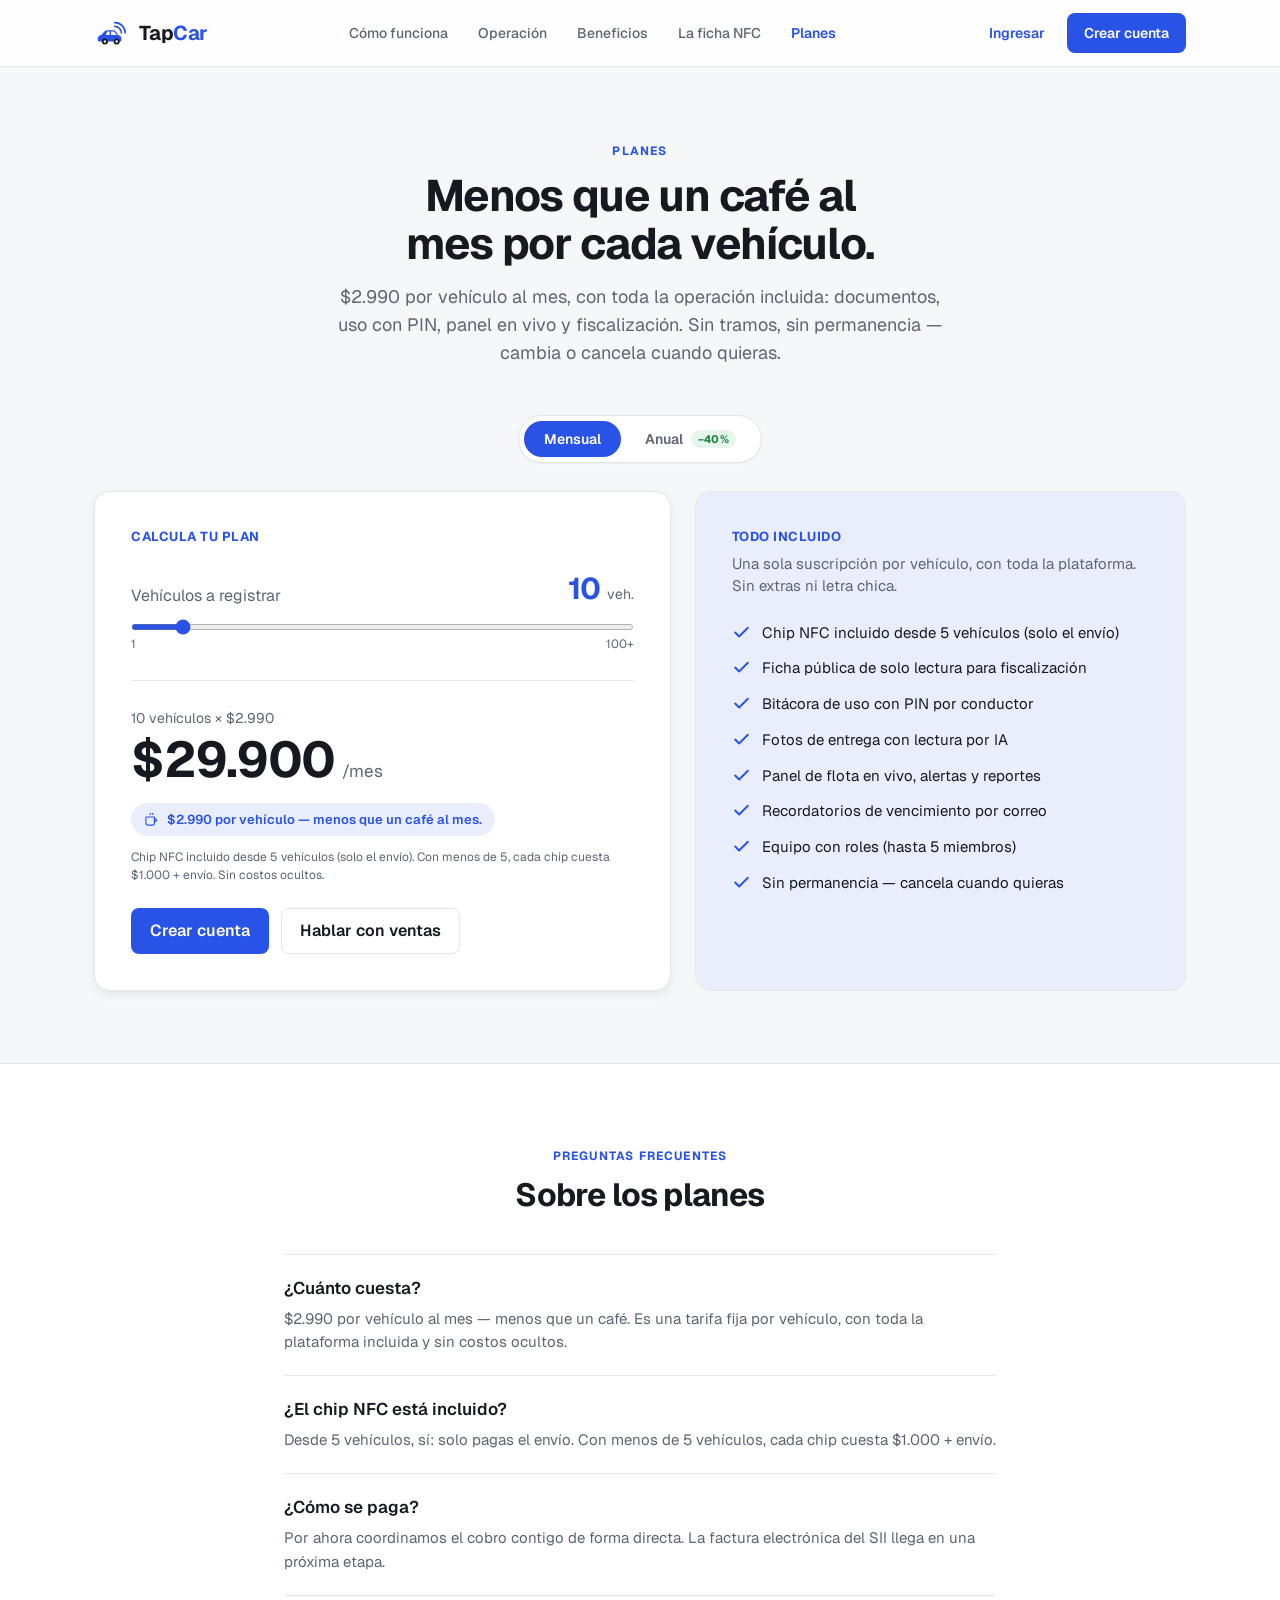
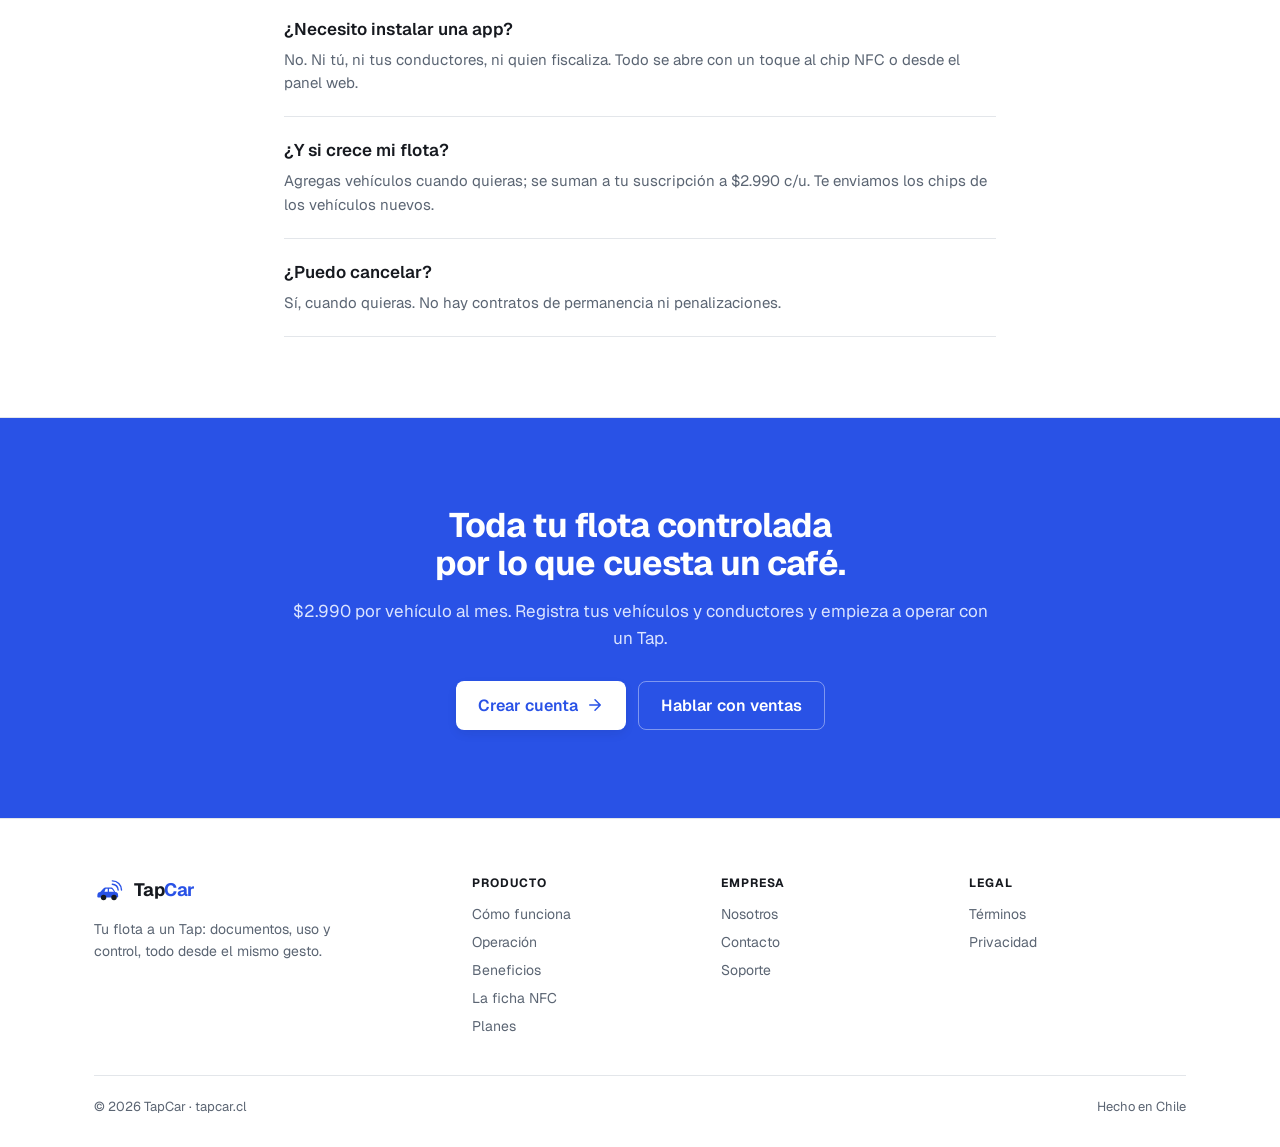
<file: planes.html>
<!DOCTYPE html>
<html lang="es">
<head>
  <meta charset="utf-8">
  <meta name="viewport" content="width=device-width, initial-scale=1">
  <title>Planes · TapCar</title>
  <meta name="description" content="$2.990 por vehículo al mes — menos que un café. Toda la operación de tu flota: documentos, uso con PIN, panel en vivo y fiscalización. Sin permanencia.">
  <link rel="icon" type="image/svg+xml" href="favicon.svg">
  <meta name="theme-color" content="#2952e6">
  <link rel="preconnect" href="https://fonts.googleapis.com">
  <link rel="preconnect" href="https://fonts.gstatic.com" crossorigin>
  <link rel="stylesheet" href="https://fonts.googleapis.com/css2?family=Geist:wght@400;500;600;700&family=Geist+Mono:wght@400;500;600&display=swap">
  <style>
/* ===================================================================
   TapCar — Sitio (Landing + Planes)
   Design System (tokens + componentes) reproducido del
   TapCar Design System, más los estilos de cada página.
   Esta hoja se incrusta en cada HTML para que funcione de forma
   autónoma; este archivo es la fuente editable.
   =================================================================== */

:root {
  /* ── Neutros ─────────────────────────────────────────────────── */
  --tinta: #16191f;
  --acero: #5b6573;
  --linea: #e3e6ea;
  --lienzo: #f6f7f9;
  --superficie: #ffffff;

  /* ── Marca ───────────────────────────────────────────────────── */
  --azul: #2952e6;
  --azul-press: #1e3dae;
  --azul-soft: #eaeefc;
  --ambar: #f59e0b;
  --text-on-accent: #ffffff;

  /* ── Estados (vencimiento) ───────────────────────────────────── */
  --vigente: #16a34a;
  --estado-vigente-bg: #e7f6ec;     --estado-vigente-fg: #15803d;
  --estado-por-vencer-bg: #fdf1dc;  --estado-por-vencer-fg: #b45309;
  --estado-vencido-bg: #fce7e7;     --estado-vencido-fg: #c81e1e;
  --estado-neutro-bg: #eef0f3;      --estado-neutro-fg: #5b6573;

  /* ── Tipografía ──────────────────────────────────────────────── */
  --font-sans: 'Geist', system-ui, -apple-system, 'Segoe UI', sans-serif;
  --font-mono: 'Geist Mono', ui-monospace, 'SFMono-Regular', Menlo, monospace;
  --weight-regular: 400;
  --weight-medium: 500;
  --weight-semibold: 600;
  --weight-bold: 700;
  --text-xs: 0.75rem;
  --text-sm: 0.875rem;
  --text-base: 1rem;

  /* ── Espaciado / radios ──────────────────────────────────────── */
  --space-4: 1rem;
  --space-5: 1.25rem;
  --radius-sm: 0.5rem;
  --radius-md: 0.75rem;
  --radius-lg: 1rem;
  --radius-pill: 9999px;

  /* ── Sombras ─────────────────────────────────────────────────── */
  --shadow-sm: 0 1px 2px 0 rgba(22, 25, 31, 0.05);
  --shadow-md: 0 4px 12px -2px rgba(22, 25, 31, 0.10);
  --shadow-lg: 0 12px 28px -6px rgba(22, 25, 31, 0.16);

  /* ── Movimiento ──────────────────────────────────────────────── */
  --ease-standard: cubic-bezier(0.4, 0, 0.2, 1);
  --duration-base: 200ms;
}

/* ── Reset ─────────────────────────────────────────────────────── */
* { box-sizing: border-box; }
body {
  margin: 0;
  background: var(--lienzo);
  color: var(--tinta);
  font-family: var(--font-sans);
  -webkit-font-smoothing: antialiased;
}
a { color: inherit; }
.container { max-width: 1140px; margin: 0 auto; padding: 0 24px; }
.eyebrow {
  font-size: 12px; font-weight: 700; letter-spacing: 0.1em;
  text-transform: uppercase; color: var(--azul);
}

/* ===================================================================
   Componentes del Design System
   =================================================================== */

/* Botón */
.btn {
  display: inline-flex; align-items: center; justify-content: center;
  gap: 6px; font-family: var(--font-sans); font-weight: var(--weight-semibold);
  line-height: 1; border: 1px solid transparent; border-radius: var(--radius-sm);
  cursor: pointer; white-space: nowrap; text-decoration: none;
  transition: background-color var(--duration-base) var(--ease-standard),
              color var(--duration-base) var(--ease-standard),
              border-color var(--duration-base) var(--ease-standard);
}
.btn--md { padding: 10px 16px; min-height: 40px; font-size: var(--text-sm); gap: 6px; }
.btn--lg { padding: 12px 18px; min-height: 46px; font-size: var(--text-base); gap: 8px; }
.btn--primary { background: var(--azul); color: var(--text-on-accent); }
.btn--primary:hover { background: var(--azul-press); }
.btn--secondary { background: var(--superficie); color: var(--tinta); border-color: var(--linea); }
.btn--secondary:hover { background: var(--lienzo); }

/* Card */
.card {
  display: block; background: var(--superficie);
  border: 1px solid var(--linea); border-radius: var(--radius-lg);
  padding: var(--space-5); box-shadow: var(--shadow-sm);
  transition: box-shadow var(--duration-base) var(--ease-standard);
  color: inherit; text-decoration: none;
}
.card--p28 { padding: 28px; }
.card--p24 { padding: 24px; }
.card--fill { height: 100%; }

/* IconChip */
.icon-chip {
  display: inline-flex; align-items: center; justify-content: center;
  flex-shrink: 0; width: 44px; height: 44px; border-radius: var(--radius-md);
  background: var(--azul-soft); color: var(--azul);
}
.icon-chip--azul      { background: var(--azul-soft); color: var(--azul); }
.icon-chip--vigente   { background: var(--estado-vigente-bg); color: var(--estado-vigente-fg); }
.icon-chip--por_vencer{ background: var(--estado-por-vencer-bg); color: var(--estado-por-vencer-fg); }
.icon-chip--vencido   { background: var(--estado-vencido-bg); color: var(--estado-vencido-fg); }

/* StatusBadge */
.badge {
  display: inline-flex; align-items: center; flex-shrink: 0;
  border-radius: var(--radius-pill); padding: 4px 10px;
  font-family: var(--font-sans); font-size: var(--text-xs);
  font-weight: var(--weight-semibold); line-height: 1.2;
}
.badge--al_dia      { background: var(--estado-vigente-bg); color: var(--estado-vigente-fg); }
.badge--por_vencer  { background: var(--estado-por-vencer-bg); color: var(--estado-por-vencer-fg); }
.badge--vencido     { background: var(--estado-vencido-bg); color: var(--estado-vencido-fg); }
.badge--neutro      { background: var(--estado-neutro-bg); color: var(--estado-neutro-fg); }

/* VehicleCard */
.vehicle-card {
  display: flex; align-items: center; gap: 16px;
  background: var(--superficie); border: 1px solid var(--linea);
  border-radius: var(--radius-lg); padding: var(--space-4);
  box-shadow: var(--shadow-sm); text-decoration: none; color: inherit;
  transition: box-shadow var(--duration-base) var(--ease-standard);
}
.vehicle-card:hover { box-shadow: var(--shadow-md); }
.vehicle-card__body { min-width: 0; flex: 1; }
.vehicle-card__title {
  margin: 0; white-space: nowrap; overflow: hidden; text-overflow: ellipsis;
  font-weight: var(--weight-semibold); font-size: var(--text-base); color: var(--tinta);
}
.vehicle-card__meta {
  margin: 2px 0 0; white-space: nowrap; overflow: hidden; text-overflow: ellipsis;
  font-size: var(--text-sm); color: var(--acero);
}

/* DocumentRow */
.doc-row {
  list-style: none; background: var(--superficie); border: 1px solid var(--linea);
  border-radius: var(--radius-lg); padding: var(--space-4); box-shadow: var(--shadow-sm);
}
.doc-row__top { display: flex; align-items: center; justify-content: space-between; gap: 12px; }
.doc-row__label {
  margin: 0; white-space: nowrap; overflow: hidden; text-overflow: ellipsis;
  font-weight: var(--weight-semibold); font-size: var(--text-base); color: var(--tinta);
}
.doc-row__vence { margin: 2px 0 0; font-size: var(--text-sm); color: var(--acero); }
.doc-row__foot {
  margin-top: 12px; padding-top: 12px; border-top: 1px solid var(--linea);
  display: flex; align-items: center; gap: 16px;
  font-size: var(--text-sm); font-weight: var(--weight-medium);
}
.doc-row__action { color: var(--azul); text-decoration: none; }

/* ===================================================================
   Navegación (compartida)
   =================================================================== */
.nav {
  position: sticky; top: 0; z-index: 50;
  background: rgba(255, 255, 255, 0.82);
  backdrop-filter: blur(12px); -webkit-backdrop-filter: blur(12px);
  border-bottom: 1px solid var(--linea);
}
.nav__inner {
  max-width: 1140px; margin: 0 auto; padding: 13px 24px;
  display: flex; align-items: center; justify-content: space-between; gap: 24px;
}
.brand { display: flex; align-items: center; gap: 11px; text-decoration: none; }
.brand__name { font-weight: 700; letter-spacing: -0.03em; font-size: 20px; color: var(--tinta); }
.brand__name .accent { color: var(--azul); }
.nav__links { display: flex; align-items: center; gap: 30px; }
.nav__link {
  text-decoration: none; font-size: 14px; font-weight: 500; color: var(--acero);
  transition: color var(--duration-base) var(--ease-standard);
}
.nav__link:hover { color: var(--tinta); }
.nav__link.is-active { font-weight: 600; color: var(--azul); }
.nav__actions { display: flex; align-items: center; gap: 10px; }
.nav__login {
  text-decoration: none; font-size: 14px; font-weight: 600; color: var(--azul);
  padding: 8px 12px; border-radius: var(--radius-sm);
  transition: background-color var(--duration-base) var(--ease-standard);
}
.nav__login:hover { background: var(--azul-soft); }

/* ===================================================================
   Secciones compartidas (encabezado, CTA, footer)
   =================================================================== */
.section { padding: 88px 0; }
.section--surface {
  background: var(--superficie);
  border-top: 1px solid var(--linea); border-bottom: 1px solid var(--linea);
}
.section__head { text-align: center; max-width: 620px; margin: 0 auto; }
.section__title {
  margin: 12px 0 0; font-size: 34px; line-height: 1.15;
  letter-spacing: -0.025em; font-weight: 700;
}
.section__lead { margin: 14px 0 0; font-size: 17px; color: var(--acero); line-height: 1.55; }

/* CTA band */
.cta { padding: 88px 0; background: var(--azul); }
.cta--lg { padding: 92px 0; }
.cta__inner { max-width: 760px; margin: 0 auto; padding: 0 24px; text-align: center; }
.cta__title {
  margin: 0; font-size: 34px; line-height: 1.12; letter-spacing: -0.025em;
  font-weight: 700; color: #fff; text-wrap: balance;
}
.cta--lg .cta__title { font-size: 36px; }
.cta__lead { margin: 16px 0 0; font-size: 17px; line-height: 1.55; color: #dbe4ff; }
.cta__actions { display: flex; gap: 12px; justify-content: center; margin-top: 30px; }
.cta__primary {
  display: inline-flex; align-items: center; gap: 8px; background: #fff;
  color: var(--azul); font-size: 16px; font-weight: 600; padding: 13px 22px;
  border-radius: var(--radius-sm); text-decoration: none; box-shadow: var(--shadow-md);
  transition: background-color var(--duration-base) var(--ease-standard);
}
.cta__primary:hover { background: var(--lienzo); }
.cta__secondary {
  display: inline-flex; align-items: center; background: transparent; color: #fff;
  font-size: 16px; font-weight: 600; padding: 13px 22px; border-radius: var(--radius-sm);
  text-decoration: none; border: 1px solid rgba(255, 255, 255, 0.4);
  transition: background-color var(--duration-base) var(--ease-standard);
}
.cta__secondary:hover { background: rgba(255, 255, 255, 0.1); }

/* Footer */
.footer { background: var(--superficie); border-top: 1px solid var(--linea); padding: 56px 0 32px; }
.footer__grid { display: grid; grid-template-columns: 1.6fr 1fr 1fr 1fr; gap: 32px; }
.footer__brand { display: flex; align-items: center; gap: 10px; }
.footer__brand-name { font-weight: 700; letter-spacing: -0.03em; font-size: 18px; color: var(--tinta); }
.footer__brand-name .accent { color: var(--azul); }
.footer__tagline { margin: 14px 0 0; font-size: 14px; line-height: 1.55; color: var(--acero); max-width: 280px; }
.footer__col-title {
  margin: 0 0 14px; font-size: 12px; font-weight: 700; letter-spacing: 0.08em;
  text-transform: uppercase; color: var(--tinta);
}
.footer__links { display: flex; flex-direction: column; gap: 10px; }
.footer__link {
  font-size: 14px; color: var(--acero); text-decoration: none;
  transition: color var(--duration-base) var(--ease-standard);
}
.footer__link:hover { color: var(--azul); }
.footer__bar {
  margin-top: 40px; padding-top: 22px; border-top: 1px solid var(--linea);
  display: flex; align-items: center; justify-content: space-between; gap: 16px;
}
.footer__meta { font-size: 13px; color: var(--acero); }

/* ===================================================================
   Landing — Hero
   =================================================================== */
.lp-hero { padding: 76px 0 92px; }
.lp-hero__grid {
  max-width: 1140px; margin: 0 auto; padding: 0 24px;
  display: grid; grid-template-columns: 1.05fr 0.95fr; gap: 64px; align-items: center;
}
.lp-hero__badge {
  display: inline-flex; align-items: center; gap: 8px;
  background: var(--azul-soft); color: var(--azul); font-size: 12px; font-weight: 700;
  letter-spacing: 0.08em; text-transform: uppercase; padding: 6px 12px; border-radius: var(--radius-pill);
}
.lp-hero__title {
  margin: 20px 0 0; font-size: 50px; line-height: 1.06; letter-spacing: -0.03em;
  font-weight: 700; color: var(--tinta); text-wrap: balance;
}
.lp-hero__lead { margin: 22px 0 0; font-size: 18px; line-height: 1.55; color: var(--acero); max-width: 480px; }
.lp-hero__actions { display: flex; gap: 12px; margin-top: 30px; }
.lp-hero__trust { display: flex; align-items: center; gap: 20px; margin-top: 24px; font-size: 13px; color: var(--acero); }
.lp-trust { display: inline-flex; align-items: center; gap: 6px; }

/* Ficha preview (hero card) */
.ficha-preview { position: relative; }
.ficha-preview__tag {
  position: absolute; top: -14px; right: 14px; z-index: 2;
  display: inline-flex; align-items: center; gap: 7px;
  background: var(--tinta); color: #fff; font-size: 12px; font-weight: 600;
  padding: 7px 12px; border-radius: var(--radius-pill); box-shadow: var(--shadow-lg);
}
.ficha-card {
  background: var(--superficie); border: 1px solid var(--linea);
  border-radius: var(--radius-lg); box-shadow: var(--shadow-lg); overflow: hidden;
}
.ficha-card__head {
  padding: 16px 18px; display: flex; align-items: center; justify-content: space-between;
  border-bottom: 1px solid var(--linea);
}
.ficha-card__head-label {
  font-size: 12px; font-weight: 700; letter-spacing: 0.08em;
  text-transform: uppercase; color: var(--acero);
}
.ficha-card__readonly { display: inline-flex; align-items: center; gap: 6px; font-size: 12px; color: var(--acero); }
.ficha-card__body { background: var(--lienzo); padding: 16px; display: flex; flex-direction: column; gap: 10px; }
.ficha-card__section {
  font-size: 11px; font-weight: 700; letter-spacing: 0.08em; text-transform: uppercase;
  color: var(--acero); margin: 4px 2px 0;
}
.ficha-card__docs { margin: 0; padding: 0; display: flex; flex-direction: column; gap: 10px; }

/* ===================================================================
   Landing — Cómo funciona (pasos)
   =================================================================== */
.steps-grid { display: grid; grid-template-columns: repeat(3, 1fr); gap: 24px; margin-top: 48px; }
.step { position: relative; }
.step .card { position: relative; }
.step__num { position: absolute; top: 24px; right: 26px; font-size: 13px; font-weight: 700; color: var(--linea); }
.step__title { margin: 18px 0 0; font-size: 19px; font-weight: 600; letter-spacing: -0.01em; }
.step__text { margin: 8px 0 0; font-size: 15px; line-height: 1.55; color: var(--acero); }

/* ===================================================================
   Landing — Beneficios
   =================================================================== */
.bn-head { max-width: 620px; }
.bn-grid { display: grid; grid-template-columns: repeat(3, 1fr); gap: 20px; margin-top: 44px; }
.bn-card__title { margin: 16px 0 0; font-size: 17px; font-weight: 600; }
.bn-card__text { margin: 7px 0 0; font-size: 14px; line-height: 1.55; color: var(--acero); }
.bn-badges { display: flex; gap: 6px; margin-top: 12px; }

/* ===================================================================
   Landing — Ficha showcase
   =================================================================== */
.fs-grid {
  max-width: 1140px; margin: 0 auto; padding: 0 24px;
  display: grid; grid-template-columns: 1fr 1fr; gap: 64px; align-items: center;
}
.fs-title { margin: 12px 0 0; font-size: 34px; line-height: 1.15; letter-spacing: -0.025em; font-weight: 700; }
.fs-lead { margin: 16px 0 0; font-size: 17px; line-height: 1.55; color: var(--acero); }
.fs-list { margin: 24px 0 0; padding: 0; list-style: none; display: flex; flex-direction: column; gap: 14px; }
.fs-list__item { display: flex; gap: 12px; align-items: flex-start; }
.fs-list__check { flex: 0 0 auto; margin-top: 1px; }
.fs-list__text { font-size: 15px; line-height: 1.5; color: var(--tinta); }
.fs-list__text strong { font-weight: 600; }
.fs-list__text .muted { color: var(--acero); }
.fs-panel { background: var(--lienzo); border: 1px solid var(--linea); border-radius: var(--radius-lg); padding: 18px; }
.fs-panel__head { display: flex; align-items: center; justify-content: space-between; padding: 4px 4px 14px; }
.fs-panel__url { font-size: 11px; font-weight: 700; letter-spacing: 0.08em; text-transform: uppercase; color: var(--acero); }
.fs-panel__readonly { display: inline-flex; align-items: center; gap: 6px; font-size: 12px; color: var(--acero); }
.fs-panel__body { display: flex; flex-direction: column; gap: 10px; }
.fs-panel__docs { margin: 0; padding: 0; display: flex; flex-direction: column; gap: 10px; }

/* ===================================================================
   Planes — Hero
   =================================================================== */
.pl-hero { padding: 72px 0 8px; text-align: center; }
.pl-hero__inner { max-width: 680px; margin: 0 auto; padding: 0 24px; }
.pl-hero__title { margin: 12px 0 0; font-size: 44px; line-height: 1.08; letter-spacing: -0.03em; font-weight: 700; text-wrap: balance; }
.pl-hero__lead { margin: 16px 0 0; font-size: 18px; line-height: 1.55; color: var(--acero); }

/* Planes — Toggle de facturación (mensual / anual) */
.billing-toggle-wrap { display: flex; justify-content: center; margin-bottom: 28px; }
.billing-toggle {
  display: inline-flex; align-items: center; gap: 4px; padding: 5px;
  background: var(--superficie); border: 1px solid var(--linea);
  border-radius: var(--radius-pill); box-shadow: var(--shadow-sm);
}
.billing-toggle__opt {
  display: inline-flex; align-items: center; gap: 8px; border: 0; background: transparent;
  cursor: pointer; font-family: var(--font-sans); font-size: 14px; font-weight: 600;
  color: var(--acero); padding: 9px 20px; border-radius: var(--radius-pill);
  transition: background-color var(--duration-base) var(--ease-standard),
              color var(--duration-base) var(--ease-standard);
}
.billing-toggle__opt:hover { color: var(--tinta); }
.billing-toggle__opt.is-active { background: var(--azul); color: #fff; }
.billing-toggle__save {
  font-size: 11px; font-weight: 700; letter-spacing: 0.02em; padding: 2px 7px;
  border-radius: var(--radius-pill); background: var(--estado-vigente-bg); color: var(--estado-vigente-fg);
}
.billing-toggle__opt.is-active .billing-toggle__save { background: rgba(255, 255, 255, 0.22); color: #fff; }

/* Planes — Calculadora */
.pricing { padding: 40px 0 24px; }
.pricing__grid {
  max-width: 1140px; margin: 0 auto; padding: 0 24px;
  display: grid; grid-template-columns: 1.08fr 0.92fr; gap: 24px; align-items: stretch;
}
.calc {
  display: flex; flex-direction: column; background: var(--superficie);
  border: 1px solid var(--linea); border-radius: var(--radius-lg);
  box-shadow: var(--shadow-md); padding: 36px;
}
.calc__eyebrow { font-size: 13px; font-weight: 700; letter-spacing: 0.04em; text-transform: uppercase; color: var(--azul); }
.calc__row { margin: 24px 0 0; display: flex; align-items: flex-end; justify-content: space-between; gap: 16px; }
.calc__row-label { font-size: 16px; color: var(--acero); line-height: 1.4; }
.calc__count-wrap { display: inline-flex; align-items: baseline; gap: 6px; }
.calc__count { font-size: 30px; font-weight: 700; letter-spacing: -0.02em; color: var(--azul); }
.calc__count-unit { font-size: 14px; color: var(--acero); }
.calc__slider { width: 100%; accent-color: var(--azul); height: 6px; margin: 16px 0 6px; cursor: pointer; }
.calc__scale { display: flex; justify-content: space-between; font-size: 12px; color: var(--acero); }
.calc__divider { margin: 28px 0; height: 1px; background: var(--linea); }
.calc__formula { font-size: 14px; color: var(--acero); }
.calc__total-row { margin: 8px 0 4px; display: flex; align-items: baseline; gap: 7px; }
.calc__total { font-size: 50px; font-weight: 700; letter-spacing: -0.03em; line-height: 1; }
.calc__total-period { font-size: 17px; color: var(--acero); }
.calc__note { font-size: 13px; color: var(--acero); line-height: 1.5; }
.calc__spacer { flex: 1; min-height: 24px; }
.calc__actions { display: flex; gap: 12px; }

.included {
  display: flex; flex-direction: column; background: var(--azul-soft);
  border: 1px solid var(--linea); border-radius: var(--radius-lg); padding: 36px;
}
.included__eyebrow { font-size: 13px; font-weight: 700; letter-spacing: 0.04em; text-transform: uppercase; color: var(--azul); }
.included__lead { margin: 8px 0 0; font-size: 15px; line-height: 1.5; color: var(--acero); }
.included__list { margin: 24px 0 0; padding: 0; list-style: none; display: flex; flex-direction: column; gap: 14px; }
.included__item { display: flex; gap: 11px; font-size: 15px; color: var(--tinta); line-height: 1.45; }
.included__check { flex: 0 0 auto; margin-top: 1px; }

/* Planes — FAQ */
.faq { background: var(--superficie); border-top: 1px solid var(--linea); border-bottom: 1px solid var(--linea); padding: 80px 0; margin-top: 48px; }
.faq__inner { max-width: 760px; margin: 0 auto; padding: 0 24px; }
.faq__head { text-align: center; }
.faq__title { margin: 12px 0 0; font-size: 32px; line-height: 1.15; letter-spacing: -0.025em; font-weight: 700; }
.faq__list { margin-top: 40px; display: flex; flex-direction: column; }
.faq__item { padding: 22px 0; border-top: 1px solid var(--linea); }
.faq__item:last-child { border-bottom: 1px solid var(--linea); }
.faq__q { margin: 0; font-size: 17px; font-weight: 600; }
.faq__a { margin: 8px 0 0; font-size: 15px; line-height: 1.55; color: var(--acero); }

/* ===================================================================
   Landing — Un toque, toda la operación (bloque estrella)
   =================================================================== */
.op-grid { display: grid; grid-template-columns: 1fr 1fr; gap: 20px; margin-top: 44px; }
.op-card__title { margin: 16px 0 0; font-size: 18px; font-weight: 600; letter-spacing: -0.01em; }
.op-card__text { margin: 8px 0 0; font-size: 15px; line-height: 1.55; color: var(--acero); }

/* Landing — Ficha: pestañas del menú (Tomar/Entregar · Documentos · Información) */
.fs-tabs { display: flex; gap: 6px; padding: 0 4px 14px; flex-wrap: wrap; }
.fs-tab {
  font-size: 13px; font-weight: 600; color: var(--acero);
  padding: 6px 12px; border-radius: var(--radius-pill); background: transparent;
}
.fs-tab.is-active { background: var(--azul); color: #fff; }

/* Planes — Analogía de precio ("menos que un café") */
.calc__cafe {
  display: inline-flex; align-items: center; gap: 8px; align-self: flex-start;
  margin: 14px 0 0; padding: 8px 13px; border-radius: var(--radius-pill);
  background: var(--azul-soft); color: var(--azul); font-size: 13px; font-weight: 600;
}
.calc__fineprint { margin: 12px 0 0; font-size: 12px; color: var(--acero); line-height: 1.5; }

/* ===================================================================
   Responsive
   =================================================================== */
@media (max-width: 980px) {
  .op-grid { grid-template-columns: 1fr; }
  .lp-hero__grid { grid-template-columns: 1fr; gap: 40px; }
  .lp-hero__title { font-size: 40px; }
  .fs-grid { grid-template-columns: 1fr; gap: 40px; }
  .steps-grid { grid-template-columns: 1fr; }
  .bn-grid { grid-template-columns: 1fr 1fr; }
}
@media (max-width: 860px) {
  .pricing__grid { grid-template-columns: 1fr; }
  .pl-hero__title { font-size: 36px; }
  .footer__grid { grid-template-columns: 1fr 1fr; gap: 28px; }
  .footer__brand-col { grid-column: 1 / -1; }
}
@media (max-width: 560px) {
  .nav__links { display: none; }
  .lp-hero { padding: 48px 0 56px; }
  .lp-hero__title { font-size: 32px; }
  .lp-hero__actions { flex-direction: column; }
  .lp-hero__actions .btn { width: 100%; }
  .lp-hero__trust { flex-direction: column; align-items: flex-start; gap: 10px; }
  .section { padding: 56px 0; }
  .bn-grid { grid-template-columns: 1fr; }
  .pl-hero { padding: 48px 0 8px; }
  .pl-hero__title { font-size: 30px; }
  .calc, .included { padding: 24px; }
  .calc__total { font-size: 42px; }
  .calc__actions { flex-direction: column; }
  .calc__actions .btn { width: 100%; }
  .cta__actions { flex-direction: column; }
  .cta__title, .cta--lg .cta__title { font-size: 28px; }
  .footer__grid { grid-template-columns: 1fr 1fr; }
  .footer__bar { flex-direction: column; align-items: flex-start; gap: 8px; }
}
  </style>
</head>
<body>

  <!-- ============ NAV ============ -->
  <header class="nav">
    <div class="nav__inner">
      <a href="/" class="brand">
        <svg width="34" height="34" viewBox="0 0 72 72" fill="none" aria-hidden="true">
          <g stroke="#2952e6" stroke-width="3.4" stroke-linecap="round" fill="none"><path d="M44 22 A 14 14 0 0 1 58 36"/><path d="M44 14 A 22 22 0 0 1 66 36"/></g>
          <path d="M8 50 C8 43 11 41 15 41 L22 33 C24 31 26 30 29 30 L40 30 C43 30 45 31 47 34 L51 41 C56 41 58 44 58 50 L58 52 C58 53.1 57.1 54 56 54 L10 54 C8.9 54 8 53.1 8 52 Z" fill="#2952e6"/>
          <path d="M25 40 L28 33 L33 33 L33 40 Z" fill="#fff"/><path d="M36 33 L40 33 C42 33 43.5 34 45 36 L48 40 L36 40 Z" fill="#fff"/>
          <circle cx="23" cy="54" r="6.5" fill="#16191f"/><circle cx="23" cy="54" r="2.5" fill="#fff"/><circle cx="48" cy="54" r="6.5" fill="#16191f"/><circle cx="48" cy="54" r="2.5" fill="#fff"/>
        </svg>
        <span class="brand__name">Tap<span class="accent">Car</span></span>
      </a>
      <nav class="nav__links">
        <a href="/#como" class="nav__link">Cómo funciona</a>
        <a href="/#operacion" class="nav__link">Operación</a>
        <a href="/#beneficios" class="nav__link">Beneficios</a>
        <a href="/#ficha" class="nav__link">La ficha NFC</a>
        <a href="planes.html" class="nav__link is-active">Planes</a>
      </nav>
      <div class="nav__actions">
        <a href="https://app.tapcar.cl" class="nav__login">Ingresar</a>
        <a href="https://app.tapcar.cl" class="btn btn--primary btn--md">Crear cuenta</a>
      </div>
    </div>
  </header>

  <!-- ============ HERO ============ -->
  <section class="pl-hero">
    <div class="pl-hero__inner">
      <span class="eyebrow">Planes</span>
      <h1 class="pl-hero__title">Menos que un café al mes por cada vehículo.</h1>
      <p class="pl-hero__lead">$2.990 por vehículo al mes, con toda la operación incluida: documentos, uso con PIN, panel en vivo y fiscalización. Sin tramos, sin permanencia — cambia o cancela cuando quieras.</p>
    </div>
  </section>

  <!-- ============ CALCULADORA ============ -->
  <section class="pricing">
    <div class="billing-toggle-wrap">
      <div class="billing-toggle" role="group" aria-label="Periodo de facturación">
        <button type="button" class="billing-toggle__opt is-active" data-period="mensual">Mensual</button>
        <button type="button" class="billing-toggle__opt" data-period="anual">Anual <span class="billing-toggle__save">−40%</span></button>
      </div>
    </div>
    <div class="pricing__grid">

      <!-- CALCULADORA -->
      <div class="calc">
        <span class="calc__eyebrow">Calcula tu plan</span>

        <div class="calc__row">
          <span class="calc__row-label">Vehículos a registrar</span>
          <span class="calc__count-wrap">
            <span class="calc__count" data-count>10</span>
            <span class="calc__count-unit">veh.</span>
          </span>
        </div>

        <input type="range" min="1" max="100" value="10" step="1" class="calc__slider" data-slider
               aria-label="Cantidad de vehículos a registrar">
        <div class="calc__scale"><span>1</span><span>100+</span></div>

        <div class="calc__divider"></div>

        <span class="calc__formula"><span data-count-label>10 vehículos</span> × $<span data-rate>2.990</span></span>
        <div class="calc__total-row">
          <span class="calc__total" data-total>$29.900</span>
          <span class="calc__total-period">/mes</span>
        </div>
        <span class="calc__cafe">
          <svg viewBox="0 0 24 24" width="15" height="15" fill="none" stroke="currentColor" stroke-width="1.8" stroke-linecap="round" stroke-linejoin="round" aria-hidden="true"><path d="M10 2v2M14 2v2M16 8a1 1 0 0 1 1 1v8a4 4 0 0 1-4 4H7a4 4 0 0 1-4-4V9a1 1 0 0 1 1-1Z"/><path d="M16 11h2a2 2 0 0 1 0 4h-2"/></svg>
          <span data-cafe>$2.990 por vehículo — menos que un café al mes.</span>
        </span>
        <p class="calc__fineprint" data-fineprint>Chip NFC incluido desde 5 vehículos (solo el envío). Con menos de 5, cada chip cuesta $1.000 + envío. Sin costos ocultos.</p>

        <div class="calc__spacer"></div>
        <div class="calc__actions">
          <a href="https://app.tapcar.cl" class="btn btn--primary btn--lg">Crear cuenta</a>
          <a href="#" class="btn btn--secondary btn--lg">Hablar con ventas</a>
        </div>
      </div>

      <!-- INCLUIDO -->
      <div class="included">
        <span class="included__eyebrow">Todo incluido</span>
        <p class="included__lead">Una sola suscripción por vehículo, con toda la plataforma. Sin extras ni letra chica.</p>
        <ul class="included__list">
          <li class="included__item"><svg class="included__check" viewBox="0 0 24 24" width="19" height="19" fill="none" stroke="var(--azul)" stroke-width="2.4" stroke-linecap="round" stroke-linejoin="round" aria-hidden="true"><path d="M20 6 9 17l-5-5"/></svg>Chip NFC incluido desde 5 vehículos (solo el envío)</li>
          <li class="included__item"><svg class="included__check" viewBox="0 0 24 24" width="19" height="19" fill="none" stroke="var(--azul)" stroke-width="2.4" stroke-linecap="round" stroke-linejoin="round" aria-hidden="true"><path d="M20 6 9 17l-5-5"/></svg>Ficha pública de solo lectura para fiscalización</li>
          <li class="included__item"><svg class="included__check" viewBox="0 0 24 24" width="19" height="19" fill="none" stroke="var(--azul)" stroke-width="2.4" stroke-linecap="round" stroke-linejoin="round" aria-hidden="true"><path d="M20 6 9 17l-5-5"/></svg>Bitácora de uso con PIN por conductor</li>
          <li class="included__item"><svg class="included__check" viewBox="0 0 24 24" width="19" height="19" fill="none" stroke="var(--azul)" stroke-width="2.4" stroke-linecap="round" stroke-linejoin="round" aria-hidden="true"><path d="M20 6 9 17l-5-5"/></svg>Fotos de entrega con lectura por IA</li>
          <li class="included__item"><svg class="included__check" viewBox="0 0 24 24" width="19" height="19" fill="none" stroke="var(--azul)" stroke-width="2.4" stroke-linecap="round" stroke-linejoin="round" aria-hidden="true"><path d="M20 6 9 17l-5-5"/></svg>Panel de flota en vivo, alertas y reportes</li>
          <li class="included__item"><svg class="included__check" viewBox="0 0 24 24" width="19" height="19" fill="none" stroke="var(--azul)" stroke-width="2.4" stroke-linecap="round" stroke-linejoin="round" aria-hidden="true"><path d="M20 6 9 17l-5-5"/></svg>Recordatorios de vencimiento por correo</li>
          <li class="included__item"><svg class="included__check" viewBox="0 0 24 24" width="19" height="19" fill="none" stroke="var(--azul)" stroke-width="2.4" stroke-linecap="round" stroke-linejoin="round" aria-hidden="true"><path d="M20 6 9 17l-5-5"/></svg>Equipo con roles (hasta 5 miembros)</li>
          <li class="included__item"><svg class="included__check" viewBox="0 0 24 24" width="19" height="19" fill="none" stroke="var(--azul)" stroke-width="2.4" stroke-linecap="round" stroke-linejoin="round" aria-hidden="true"><path d="M20 6 9 17l-5-5"/></svg>Sin permanencia — cancela cuando quieras</li>
        </ul>
      </div>

    </div>
  </section>

  <!-- ============ FAQ ============ -->
  <section class="faq">
    <div class="faq__inner">
      <div class="faq__head">
        <span class="eyebrow">Preguntas frecuentes</span>
        <h2 class="faq__title">Sobre los planes</h2>
      </div>
      <div class="faq__list">
        <div class="faq__item">
          <h3 class="faq__q">¿Cuánto cuesta?</h3>
          <p class="faq__a">$2.990 por vehículo al mes — menos que un café. Es una tarifa fija por vehículo, con toda la plataforma incluida y sin costos ocultos.</p>
        </div>
        <div class="faq__item">
          <h3 class="faq__q">¿El chip NFC está incluido?</h3>
          <p class="faq__a">Desde 5 vehículos, sí: solo pagas el envío. Con menos de 5 vehículos, cada chip cuesta $1.000 + envío.</p>
        </div>
        <div class="faq__item">
          <h3 class="faq__q">¿Cómo se paga?</h3>
          <p class="faq__a">Por ahora coordinamos el cobro contigo de forma directa. La factura electrónica del SII llega en una próxima etapa.</p>
        </div>
        <div class="faq__item">
          <h3 class="faq__q">¿Necesito instalar una app?</h3>
          <p class="faq__a">No. Ni tú, ni tus conductores, ni quien fiscaliza. Todo se abre con un toque al chip NFC o desde el panel web.</p>
        </div>
        <div class="faq__item">
          <h3 class="faq__q">¿Y si crece mi flota?</h3>
          <p class="faq__a">Agregas vehículos cuando quieras; se suman a tu suscripción a $2.990 c/u. Te enviamos los chips de los vehículos nuevos.</p>
        </div>
        <div class="faq__item">
          <h3 class="faq__q">¿Puedo cancelar?</h3>
          <p class="faq__a">Sí, cuando quieras. No hay contratos de permanencia ni penalizaciones.</p>
        </div>
      </div>
    </div>
  </section>

  <!-- ============ CTA ============ -->
  <section class="cta">
    <div class="cta__inner">
      <h2 class="cta__title">Toda tu flota controlada por lo que cuesta un café.</h2>
      <p class="cta__lead">$2.990 por vehículo al mes. Registra tus vehículos y conductores y empieza a operar con un Tap.</p>
      <div class="cta__actions">
        <a href="https://app.tapcar.cl" class="cta__primary">Crear cuenta
          <svg viewBox="0 0 24 24" width="18" height="18" fill="none" stroke="currentColor" stroke-width="2" stroke-linecap="round" stroke-linejoin="round" aria-hidden="true"><path d="M5 12h14M12 5l7 7-7 7"/></svg>
        </a>
        <a href="#" class="cta__secondary">Hablar con ventas</a>
      </div>
    </div>
  </section>

  <!-- ============ FOOTER ============ -->
  <footer class="footer">
    <div class="container">
      <div class="footer__grid">
        <div class="footer__brand-col">
          <div class="footer__brand">
            <svg width="30" height="30" viewBox="0 0 72 72" fill="none" aria-hidden="true">
              <g stroke="#2952e6" stroke-width="3.4" stroke-linecap="round" fill="none"><path d="M44 22 A 14 14 0 0 1 58 36"/><path d="M44 14 A 22 22 0 0 1 66 36"/></g>
              <path d="M8 50 C8 43 11 41 15 41 L22 33 C24 31 26 30 29 30 L40 30 C43 30 45 31 47 34 L51 41 C56 41 58 44 58 50 L58 52 C58 53.1 57.1 54 56 54 L10 54 C8.9 54 8 53.1 8 52 Z" fill="#2952e6"/>
              <path d="M25 40 L28 33 L33 33 L33 40 Z" fill="#fff"/><path d="M36 33 L40 33 C42 33 43.5 34 45 36 L48 40 L36 40 Z" fill="#fff"/>
              <circle cx="23" cy="54" r="6.5" fill="#16191f"/><circle cx="48" cy="54" r="6.5" fill="#16191f"/>
            </svg>
            <span class="footer__brand-name">Tap<span class="accent">Car</span></span>
          </div>
          <p class="footer__tagline">Tu flota a un Tap: documentos, uso y control, todo desde el mismo gesto.</p>
        </div>
        <div>
          <p class="footer__col-title">Producto</p>
          <div class="footer__links">
            <a href="/#como" class="footer__link">Cómo funciona</a>
            <a href="/#operacion" class="footer__link">Operación</a>
            <a href="/#beneficios" class="footer__link">Beneficios</a>
            <a href="/#ficha" class="footer__link">La ficha NFC</a>
            <a href="planes.html" class="footer__link">Planes</a>
          </div>
        </div>
        <div>
          <p class="footer__col-title">Empresa</p>
          <div class="footer__links">
            <a href="#" class="footer__link">Nosotros</a>
            <a href="#" class="footer__link">Contacto</a>
            <a href="#" class="footer__link">Soporte</a>
          </div>
        </div>
        <div>
          <p class="footer__col-title">Legal</p>
          <div class="footer__links">
            <a href="#" class="footer__link">Términos</a>
            <a href="#" class="footer__link">Privacidad</a>
          </div>
        </div>
      </div>
      <div class="footer__bar">
        <span class="footer__meta">© 2026 TapCar · tapcar.cl</span>
        <span class="footer__meta">Hecho en Chile</span>
      </div>
    </div>
  </footer>

  <script>
    // ── Calculadora de precio ──────────────────────────────────────
    (function () {
      var RATES = { mensual: 2990, anual: 1794 }; // anual = -40% por vehículo/mes
      var period = 'mensual';
      var slider = document.querySelector('[data-slider]');
      var countEl = document.querySelector('[data-count]');
      var labelEl = document.querySelector('[data-count-label]');
      var rateEl = document.querySelector('[data-rate]');
      var totalEl = document.querySelector('[data-total]');
      var cafeEl = document.querySelector('[data-cafe]');
      var fineEl = document.querySelector('[data-fineprint]');
      var opts = document.querySelectorAll('.billing-toggle__opt');
      var CHIP = 'Chip NFC incluido desde 5 vehículos (solo el envío). Con menos de 5, cada chip cuesta $1.000 + envío.';
      function fmt(n) { return '$' + n.toLocaleString('es-CL'); }
      function render() {
        var count = parseInt(slider.value, 10);
        if (isNaN(count)) count = 1;
        var rate = RATES[period];
        countEl.textContent = count;
        labelEl.textContent = count === 1 ? '1 vehículo' : count + ' vehículos';
        rateEl.textContent = rate.toLocaleString('es-CL');
        totalEl.textContent = fmt(count * rate);
        if (period === 'anual') {
          cafeEl.textContent = fmt(rate) + ' por vehículo al mes — 40% de descuento.';
          fineEl.textContent = 'Facturado una vez al año (' + fmt(count * rate * 12) + '). ' + CHIP;
        } else {
          cafeEl.textContent = fmt(rate) + ' por vehículo — menos que un café al mes.';
          fineEl.textContent = CHIP + ' Sin costos ocultos.';
        }
      }
      opts.forEach(function (btn) {
        btn.addEventListener('click', function () {
          period = btn.getAttribute('data-period');
          opts.forEach(function (b) { b.classList.toggle('is-active', b === btn); });
          render();
        });
      });
      slider.addEventListener('input', render);
      slider.addEventListener('change', render);
      render();
    })();
  </script>

</body>
</html>
</file>
